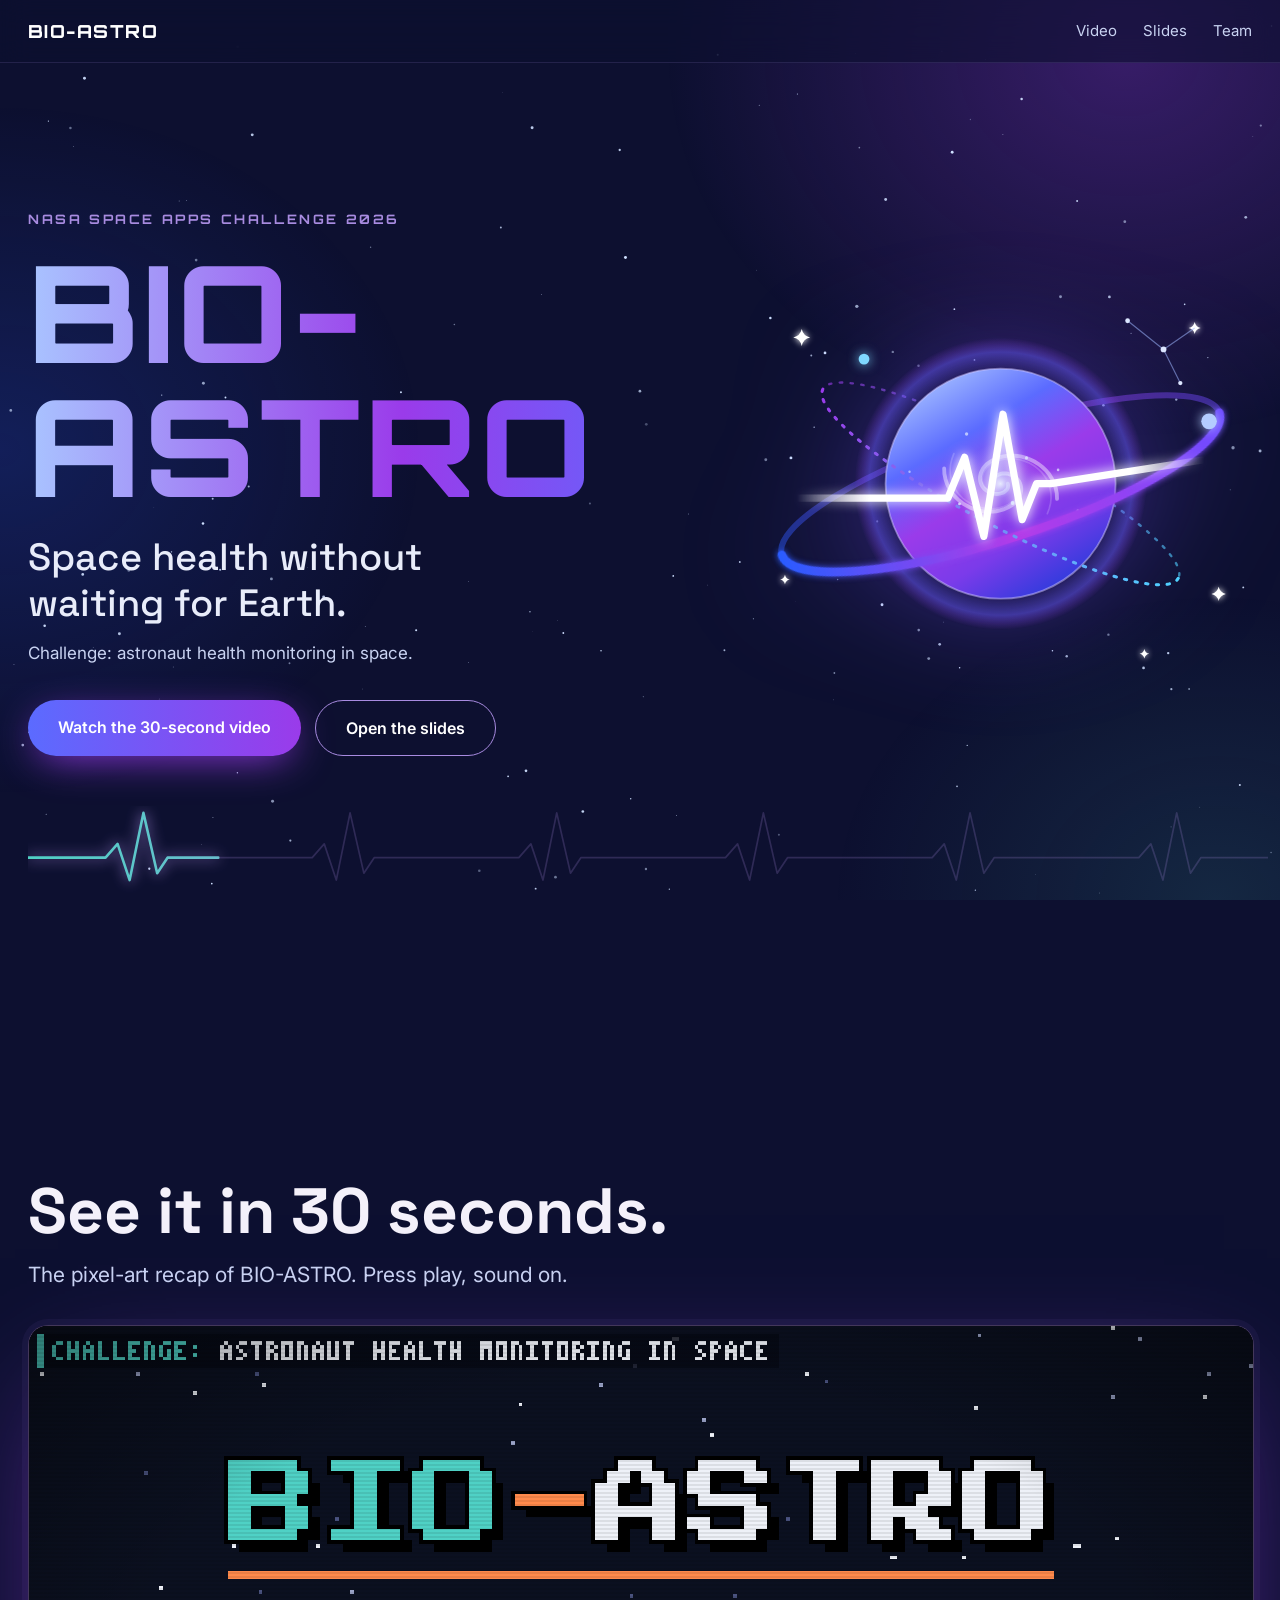
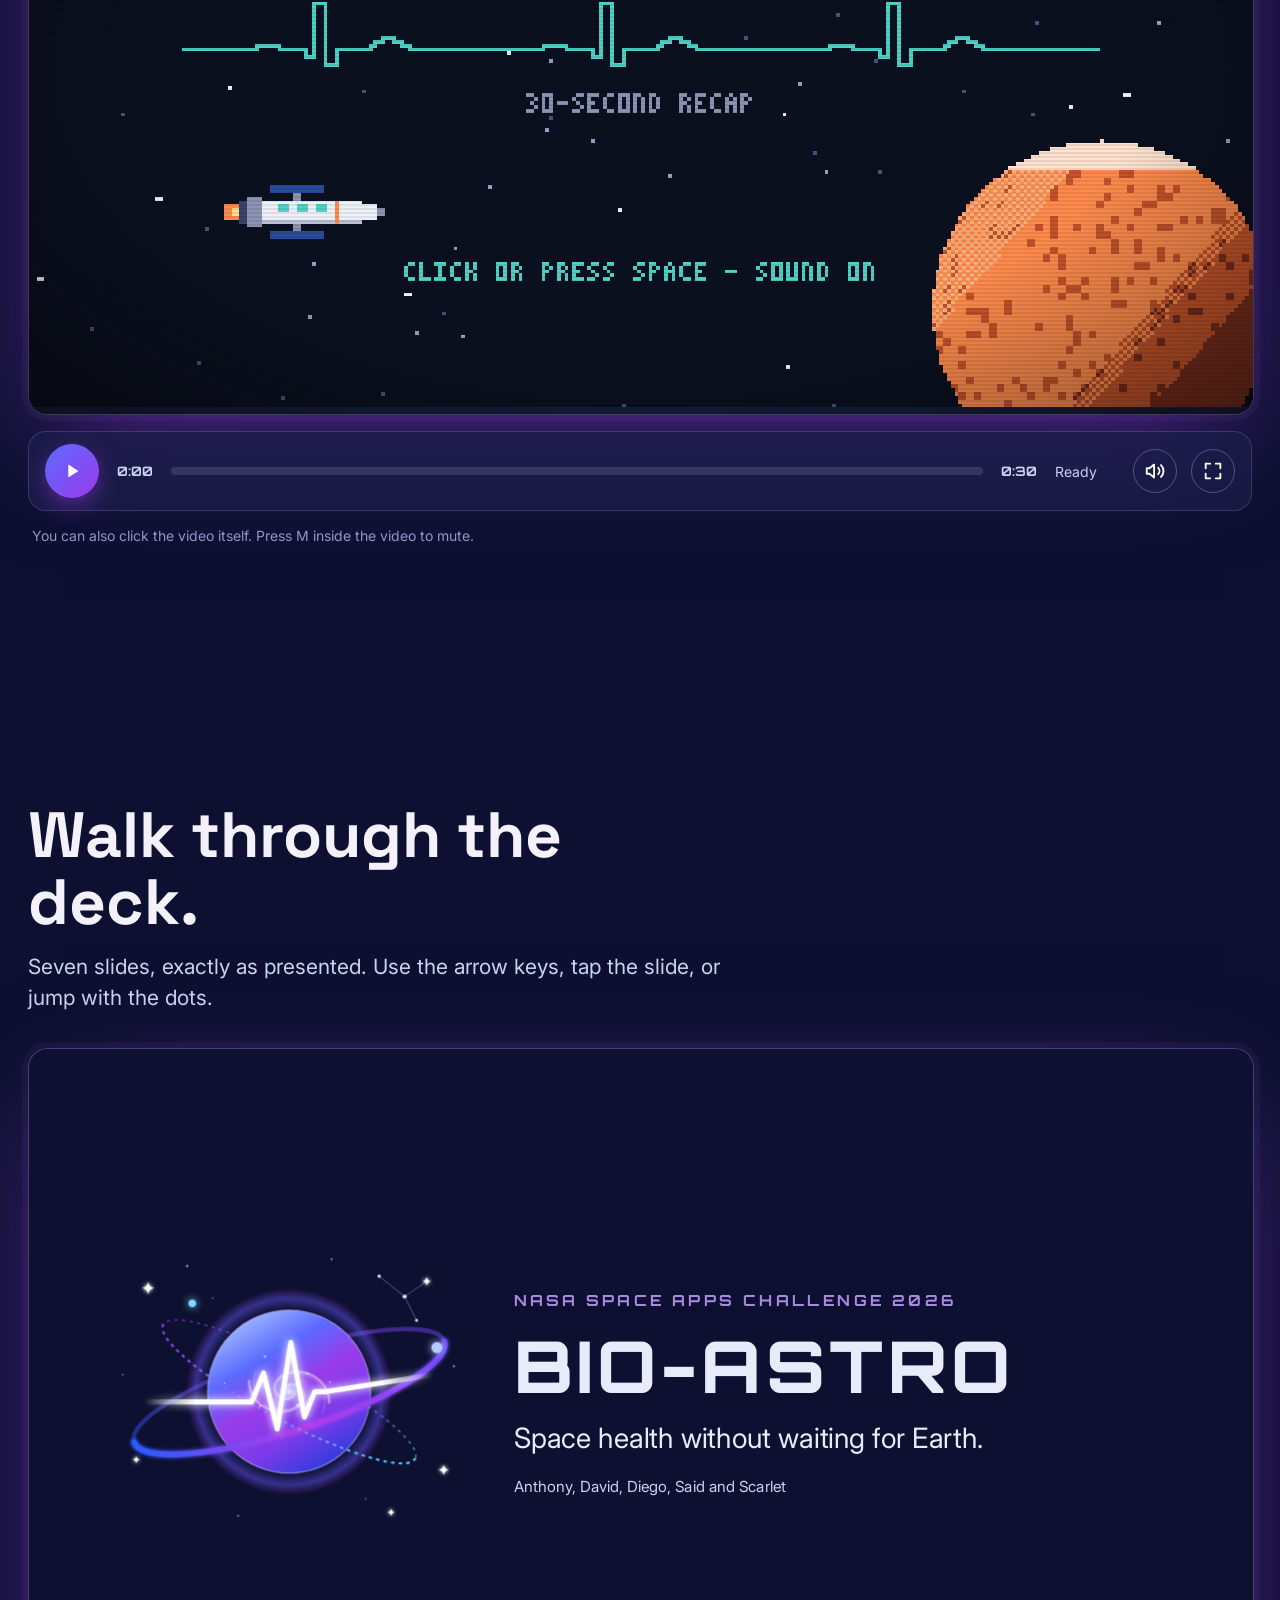
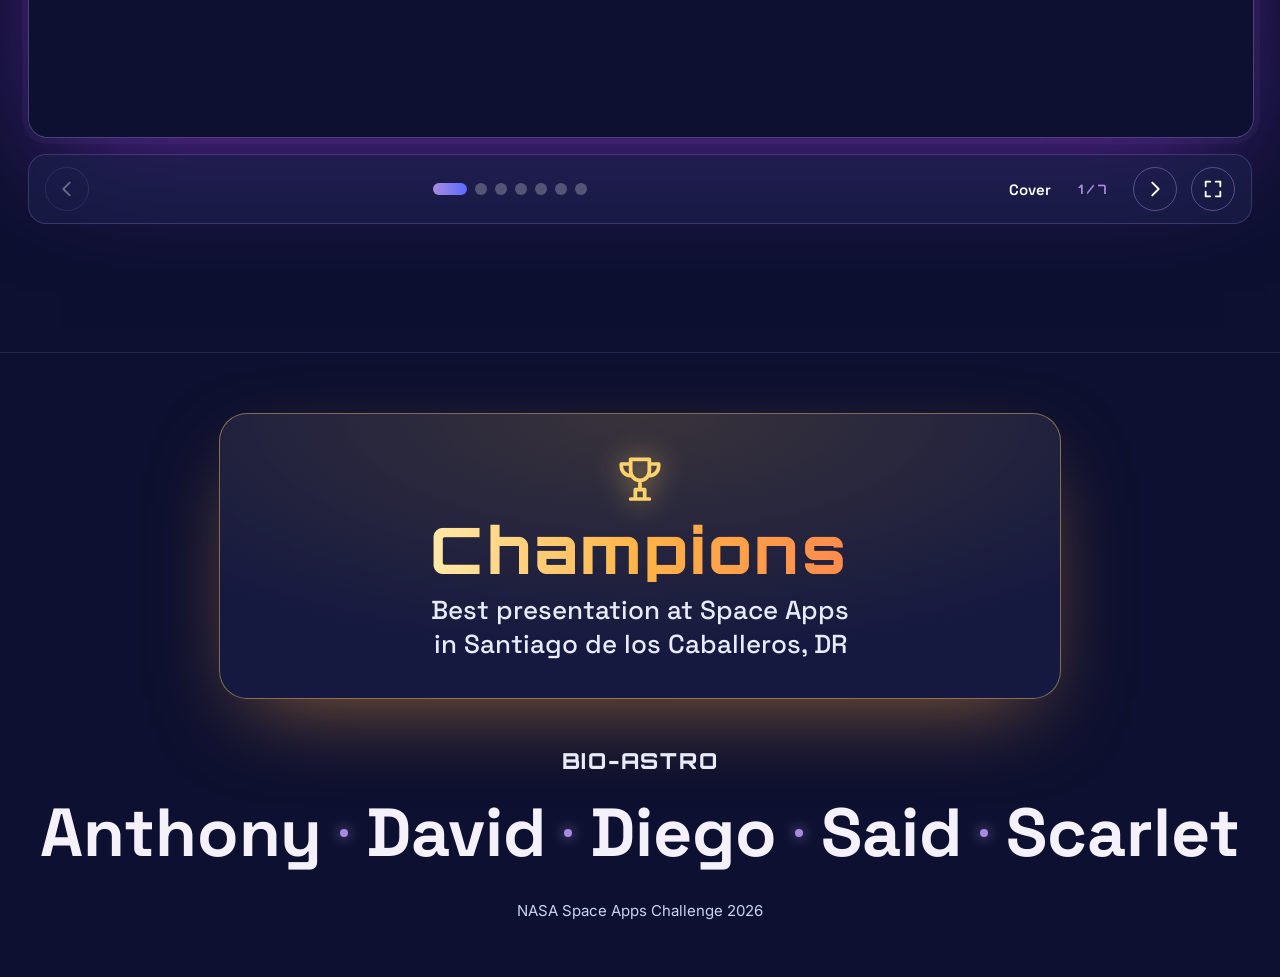
<file: bio-astro-site.html>
<!DOCTYPE html>
<html lang="en">
<head>
<meta charset="UTF-8">
<meta name="viewport" content="width=device-width, initial-scale=1">
<title>BIO-ASTRO · Space health without waiting for Earth</title>
<link rel="preconnect" href="https://fonts.googleapis.com">
<link href="https://fonts.googleapis.com/css2?family=Inter:wght@400;500;600&family=Orbitron:wght@700;800&family=Space+Grotesk:wght@500;700&display=swap" rel="stylesheet">
<style>
/* ===== slide styles (scoped to .deck-stage) ===== */
/* Generated from deck.css: identical rules, each selector prefixed with .deck-stage so the slide styles stay inside the viewer. */
.deck-stage section{background:#0D1030;color:#E8ECFA;font-family:Inter,Arial,sans-serif;padding:128px;box-sizing:border-box;display:flex;flex-direction:column;gap:40px}
.deck-stage section.light{background:#F4F1FA;color:#1B1F4B}
.deck-stage section.accent{background:linear-gradient(135deg,#5B2A86 0%,#3B3F9E 100%);justify-content:center}
.deck-stage .eyebrow{font-family:Orbitron,Verdana,sans-serif;font-weight:700;font-size:24px;letter-spacing:0.22em;text-transform:uppercase;color:#A88BE0;margin:0}
.deck-stage .light .eyebrow{color:#6A3FB0}
.deck-stage h1,.deck-stage h2{font-family:'Space Grotesk',Arial,sans-serif;font-weight:700;margin:0;line-height:1.08}
.deck-stage h2{font-size:72px;color:#F4F1FA}
.deck-stage .light h2{color:#1B1F4B}
.deck-stage h3{font-family:'Space Grotesk',Arial,sans-serif;font-weight:700;font-size:44px;margin:0;line-height:1.15;color:#F4F1FA}
.deck-stage .light h3{color:#1B1F4B}
.deck-stage .body{font-size:32px;line-height:1.4;color:#C9D3F2;margin:0}
.deck-stage .light .body{color:#4A4C6E}
.deck-stage .small{font-size:24px;line-height:1.4;color:#C9D3F2;margin:0}
.deck-stage .light .small{color:#4A4C6E}
.deck-stage .word{font-family:Orbitron,Verdana,sans-serif;font-weight:800;letter-spacing:0.06em;color:#E8ECFA;margin:0;line-height:1}
.deck-stage .lila{color:#A88BE0}
.deck-stage .huge{font-family:'Space Grotesk',Arial,sans-serif;font-weight:700;font-size:240px;line-height:0.95;color:#F4F1FA;margin:0}
.deck-stage .statement{font-family:'Space Grotesk',Arial,sans-serif;font-weight:700;font-size:120px;line-height:1.05;color:#FFF7EE;margin:0;max-width:1500px}
.deck-stage .row{display:flex;flex-direction:row;gap:24px}
.deck-stage .card{background:#1B1F4B;border:2px solid #34397A;border-radius:28px;padding:36px;display:flex;flex-direction:column;gap:16px;flex:1}
.deck-stage .light .card{background:#FFFFFF;border:2px solid #DDD5EE}
.deck-stage .num{font-family:Orbitron,Verdana,sans-serif;font-weight:800;font-size:44px;color:#A88BE0;margin:0;line-height:1}
.deck-stage .light .num{color:#6A3FB0}
.deck-stage .ctitle{font-family:'Space Grotesk',Arial,sans-serif;font-weight:700;font-size:32px;line-height:1.2;color:#F4F1FA;margin:0}
.deck-stage .light .ctitle{color:#1B1F4B}
.deck-stage .pill{font-size:24px;font-weight:600;color:#E8ECFA;background:#2A2F6B;border-radius:999px;padding:12px 24px;margin:0}
.deck-stage .vital{background:#1B1F4B;border:2px solid #5B6BFF;border-radius:28px;padding:32px 40px;display:flex;flex-direction:row;align-items:center;gap:28px}
.deck-stage .vital .vlabel{font-family:'Space Grotesk',Arial,sans-serif;font-weight:700;font-size:44px;color:#F4F1FA;margin:0}
.deck-stage .vital .vstate{font-size:32px;color:#A88BE0;margin:0}
.deck-stage .icon{color:#A88BE0;width:64px;height:64px}
.deck-stage .node{background:#1B1F4B;border:2px solid #A88BE0;border-radius:28px;padding:28px 40px;display:flex;flex-direction:column;align-items:center;gap:8px}
.deck-stage .node .ctitle{font-size:44px}
.deck-stage .link{flex:1;display:flex;flex-direction:column;align-items:center;justify-content:center;gap:12px}
.deck-stage .bar{height:6px;background:linear-gradient(90deg,#5B6BFF,#A88BE0);border-radius:3px;align-self:stretch}
.deck-stage .question{background:#1B1F4B;border-radius:28px;padding:40px 48px}
.deck-stage .question .ctitle{font-size:44px;color:#FFF7EE}
.deck-stage .rise{animation:rise 700ms cubic-bezier(.2,.7,.2,1) both;animation-delay:calc(var(--i) * 140ms)}
@keyframes rise{from{opacity:0;transform:translateY(28px)}to{opacity:1;transform:translateY(0)}}
.deck-stage .glow{animation:glow 900ms ease-out both}
@keyframes glow{from{opacity:0;filter:blur(12px)}to{opacity:1;filter:blur(0)}}
.deck-stage .step.fragment{opacity:0.22;transition:opacity 300ms}
.deck-stage .step.fragment.visible{opacity:1}

/* ===== page ===== */
:root{--bg:#0D1030;--bg2:#151837;--card:#1B1F4B;--lila:#A88BE0;--blue:#5B6BFF;--cy:#4FD1C5;--or:#FF8A4C;--tx:#E8ECFA;--mut:#C9D3F2}
html{scroll-behavior:smooth}
body{margin:0;background:var(--bg);color:var(--tx);font-family:Inter,Arial,sans-serif;line-height:1.5;overflow-x:hidden}
body:before{content:"";position:fixed;inset:0;z-index:-2;background:radial-gradient(60vw 50vw at 88% 6%,rgba(154,59,234,.3),transparent 60%),radial-gradient(55vw 45vw at 0% 50%,rgba(44,91,255,.2),transparent 60%),radial-gradient(50vw 40vw at 95% 100%,rgba(79,209,197,.12),transparent 60%)}
#bxStars{position:fixed;inset:0;z-index:-1;pointer-events:none}
:focus-visible{outline:2px solid var(--cy);outline-offset:3px}
.bx-wrap{max-width:1240px;margin:0 auto;padding:0 28px}
.bx-nav{position:fixed;top:0;left:0;right:0;z-index:50;backdrop-filter:blur(14px);background:rgba(13,16,48,.6);border-bottom:1px solid rgba(168,139,224,.15)}
.bx-nav .bx-wrap{display:flex;justify-content:space-between;align-items:center;height:62px}
.bx-logo{font:800 18px Orbitron,sans-serif;letter-spacing:.08em;color:#fff;text-decoration:none}
.bx-links{display:flex;gap:26px}
.bx-links a{color:var(--mut);text-decoration:none;font-size:15px;transition:color .2s}
.bx-links a:hover{color:#fff}
.bx-hero{position:relative;min-height:100vh;display:flex;flex-direction:column;justify-content:center;padding:110px 0 40px;overflow:hidden}
.bx-herogrid{display:grid;grid-template-columns:1.15fr .85fr;gap:40px;align-items:center}
.bx-tag{font:700 13px Orbitron,sans-serif;letter-spacing:.2em;text-transform:uppercase;color:var(--lila);margin:0 0 18px}
.bx-title{font:800 clamp(52px,10.5vw,140px)/1 Orbitron,sans-serif;letter-spacing:.03em;margin:0 0 22px;background:linear-gradient(90deg,#A9C4FF,#9A3BEA 55%,#5B6BFF);-webkit-background-clip:text;background-clip:text;color:transparent}
.bx-sub{font:500 clamp(22px,3vw,38px)/1.2 'Space Grotesk',sans-serif;margin:0 0 14px;max-width:18ch}
.bx-chal{color:var(--mut);margin:0 0 34px;font-size:17px}
.bx-cta{display:flex;gap:14px;flex-wrap:wrap}
.bx-btn{display:inline-block;padding:15px 30px;border-radius:999px;font-weight:600;text-decoration:none;color:#fff;background:linear-gradient(90deg,#5B6BFF,#9A3BEA);box-shadow:0 10px 40px -10px #9A3BEA;transition:transform .25s,box-shadow .25s}
.bx-btn:hover{transform:translateY(-3px);box-shadow:0 16px 50px -8px #9A3BEA}
.bx-ghost{background:transparent;border:1px solid var(--lila);box-shadow:none}
.bx-art svg{width:100%;height:auto;display:block;animation:bxFl 7s ease-in-out infinite;filter:drop-shadow(0 0 60px rgba(120,80,255,.45))}
@keyframes bxFl{50%{transform:translateY(-14px) rotate(1.2deg)}}
.bx-ecg{width:100%;height:auto;display:block;margin-top:50px}
.bx-ecg polyline{fill:none;stroke-linecap:round;stroke-linejoin:round}
#ecgp{stroke:url(#bxg);stroke-width:3;stroke-dasharray:.14 .86;animation:bxEcg 5s linear infinite;filter:drop-shadow(0 0 8px #A88BE0)}
@keyframes bxEcg{from{stroke-dashoffset:.14}to{stroke-dashoffset:-1}}
.bx-sec{padding:clamp(70px,10vw,130px) 0}
.bx-head{margin-bottom:34px;max-width:720px}
.bx-h2{font:700 clamp(34px,5.5vw,64px)/1.05 'Space Grotesk',sans-serif;margin:0 0 14px;color:#F4F1FA}
.bx-head p{margin:0;font-size:clamp(17px,2vw,21px);color:var(--mut)}
.bx-cine,.bx-deckwrap{position:relative}
.bx-screen{position:relative;width:100%;aspect-ratio:16/9;background:#000;border-radius:20px;overflow:hidden;border:1px solid rgba(168,139,224,.4);box-shadow:0 40px 120px -30px rgba(154,59,234,.55),0 0 0 6px rgba(168,139,224,.06)}
.bx-screen iframe{position:absolute;inset:0;width:100%;height:100%;border:0;display:block}
.deck-stage{position:relative;width:100%;aspect-ratio:16/9;overflow:hidden;border-radius:20px;background:#0D1030;border:1px solid rgba(168,139,224,.4);box-shadow:0 40px 120px -30px rgba(154,59,234,.55),0 0 0 6px rgba(168,139,224,.06);cursor:pointer}
.bx-canvas{position:absolute;left:0;top:0;width:1920px;height:1080px;transform-origin:0 0}
.deck-stage .bx-canvas>section{position:absolute;inset:0;width:1920px;height:1080px}
.deck-stage .bx-canvas>section[hidden]{display:none}
.bx-bar{display:flex;align-items:center;gap:14px;margin-top:16px;padding:12px 16px;background:rgba(27,31,75,.65);border:1px solid rgba(168,139,224,.25);border-radius:18px;backdrop-filter:blur(10px)}
.bx-ib{flex:none;width:44px;height:44px;border-radius:50%;border:1px solid rgba(168,139,224,.45);background:transparent;color:#fff;cursor:pointer;display:grid;place-items:center;transition:background .2s,transform .2s}
.bx-ib:hover:not(:disabled){background:rgba(168,139,224,.25);transform:scale(1.07)}
.bx-ib:disabled{opacity:.35;cursor:default}
.bx-pp{width:54px;height:54px;border:0;background:linear-gradient(135deg,#5B6BFF,#9A3BEA);box-shadow:0 8px 30px -8px #9A3BEA}
.bx-pulse{animation:bxPulse 1.6s infinite}
@keyframes bxPulse{0%{box-shadow:0 0 0 0 rgba(154,59,234,.7)}100%{box-shadow:0 0 0 18px rgba(154,59,234,0)}}
.bx-time{font:700 13px Orbitron,sans-serif;color:var(--mut);min-width:44px;text-align:center}
.bx-track{flex:1;height:8px;border-radius:99px;background:rgba(255,255,255,.12);overflow:hidden}
.bx-track i{display:block;height:100%;width:0;border-radius:99px;background:linear-gradient(90deg,#4FD1C5,#A88BE0,#FF8A4C);transition:width .12s linear}
.bx-state{font-size:14px;color:var(--mut);min-width:64px}
.bx-dots{flex:1;display:flex;gap:8px;justify-content:center;align-items:center}
.bx-dots button{width:12px;height:12px;padding:0;border-radius:99px;border:0;background:rgba(255,255,255,.25);cursor:pointer;transition:width .3s,background .3s}
.bx-dots button:hover{background:rgba(255,255,255,.5)}
.bx-dots button.on{width:34px;background:linear-gradient(90deg,#A88BE0,#5B6BFF)}
.bx-name{font:600 15px 'Space Grotesk',sans-serif;min-width:120px;text-align:right;color:#fff}
.bx-count{font:700 13px Orbitron,sans-serif;color:var(--lila);min-width:54px;text-align:center}
.bx-hint{margin:14px 4px 0;font-size:14px;color:#8F98C8}
.bx-cine:fullscreen,.bx-deckwrap:fullscreen{background:#05061a;display:flex;flex-direction:column;justify-content:center;align-items:center;padding:16px}
.bx-cine:fullscreen .bx-screen,.bx-deckwrap:fullscreen .deck-stage{width:min(100%,calc((100vh - 110px)*16/9));border-radius:0}
.bx-cine:fullscreen .bx-bar,.bx-deckwrap:fullscreen .bx-bar{width:min(100%,calc((100vh - 110px)*16/9));box-sizing:border-box}
.bx-champ{margin:0 auto 48px;max-width:780px;padding:36px 30px;border-radius:28px;border:1px solid rgba(255,211,107,.45);background:radial-gradient(120% 140% at 50% 0%,rgba(255,211,107,.18),rgba(27,31,75,.6) 62%);box-shadow:0 30px 90px -30px rgba(255,170,60,.55);display:flex;flex-direction:column;align-items:center;gap:12px}
.bx-champ svg{width:56px;height:56px;color:#FFD36B;filter:drop-shadow(0 0 14px rgba(255,211,107,.7))}
.bx-champ strong{font:800 clamp(34px,6vw,64px)/1 Orbitron,sans-serif;letter-spacing:.06em;background:linear-gradient(90deg,#FFE9A8,#FFB347 50%,#FF8A4C);-webkit-background-clip:text;background-clip:text;color:transparent}
.bx-champ span{font:500 clamp(18px,2.4vw,26px)/1.3 'Space Grotesk',sans-serif;color:var(--tx);max-width:26ch}
.bx-names{display:flex;flex-wrap:wrap;justify-content:center;gap:10px 44px;margin:22px 0 30px}
.bx-names span{font:700 clamp(30px,5.6vw,68px)/1.1 'Space Grotesk',sans-serif;color:#F4F1FA;position:relative;transition:transform .3s}
.bx-names span:hover{transform:translateY(-4px) scale(1.04)}
.bx-names span:not(:last-child):after{content:"";position:absolute;right:-26px;top:50%;width:8px;height:8px;margin-top:-4px;border-radius:50%;background:var(--lila);box-shadow:0 0 14px var(--lila)}
.bx-foot{padding:60px 0 50px;text-align:center;border-top:1px solid rgba(168,139,224,.15)}
.bx-foot b{font:800 22px Orbitron,sans-serif;letter-spacing:.08em;display:block;margin-bottom:10px}
.bx-foot p{margin:4px 0;color:var(--mut);font-size:15px}
@media(max-width:900px){.bx-herogrid{grid-template-columns:1fr}.bx-art{max-width:380px;margin:0 auto}.bx-links{display:none}.bx-name,.bx-state{display:none}}
@media(max-width:560px){.bx-bar{gap:8px;padding:10px}.bx-ib{width:38px;height:38px}.bx-pp{width:46px;height:46px}.bx-dots{gap:5px}.bx-dots button{width:9px;height:9px}.bx-dots button.on{width:22px}.bx-count{min-width:40px}}
@media(prefers-reduced-motion:reduce){.bx-art svg,#ecgp,.bx-pulse{animation:none!important}}
</style>
</head>
<body>
<canvas id="bxStars"></canvas>
<nav class="bx-nav"><div class="bx-wrap"><a class="bx-logo" href="#top">BIO-ASTRO</a><div class="bx-links"><a href="#video">Video</a><a href="#slides">Slides</a><a href="#team">Team</a></div></div></nav>

<header class="bx-hero" id="top">
<div class="bx-wrap bx-herogrid">
<div>
<p class="bx-tag">NASA Space Apps Challenge 2026</p>
<h1 class="bx-title">BIO-ASTRO</h1>
<p class="bx-sub">Space health without waiting for Earth.</p>
<p class="bx-chal">Challenge: astronaut health monitoring in space.</p>
<div class="bx-cta"><a class="bx-btn" href="#video">Watch the 30-second video</a><a class="bx-btn bx-ghost" href="#slides">Open the slides</a></div>
</div>
<div class="bx-art"><svg viewBox="0 0 420 340" aria-label="BIO-ASTRO symbol: a planet with orbits and a pulse of light">
<defs>
<linearGradient id="gmpzhr" x1="0.2" y1="0" x2="0.8" y2="1"><stop offset="0" stop-color="#A9C4FF"/><stop offset="0.28" stop-color="#5B6BFF"/><stop offset="0.5" stop-color="#9A3BEA"/><stop offset="0.72" stop-color="#7B3BEA"/><stop offset="1" stop-color="#1E3BD9"/></linearGradient>
<radialGradient id="gmhzhr" cx="0.5" cy="0.5" r="0.5"><stop offset="0.78" stop-color="#6A5CFF" stop-opacity="0"/><stop offset="0.9" stop-color="#6A5CFF" stop-opacity="0.45"/><stop offset="1" stop-color="#9A3BEA" stop-opacity="0"/></radialGradient>
<radialGradient id="gmczhr" cx="0.5" cy="0.5" r="0.5"><stop offset="0" stop-color="#E6EEFF" stop-opacity="0.95"/><stop offset="0.35" stop-color="#A9C4FF" stop-opacity="0.35"/><stop offset="1" stop-color="#A9C4FF" stop-opacity="0"/></radialGradient>
<linearGradient id="gmazhr" x1="0" y1="0" x2="1" y2="0"><stop offset="0" stop-color="#2C5BFF"/><stop offset="0.5" stop-color="#B43BE8"/><stop offset="1" stop-color="#6E4BFF"/></linearGradient>
<linearGradient id="gmbzhr" x1="1" y1="0" x2="0" y2="0"><stop offset="0" stop-color="#4FD1FF"/><stop offset="1" stop-color="#9A3BEA"/></linearGradient>
<linearGradient id="gmezhr" x1="0" y1="0" x2="1" y2="0"><stop offset="0" stop-color="#FFFFFF" stop-opacity="0"/><stop offset="0.18" stop-color="#FFFFFF"/><stop offset="0.82" stop-color="#FFFFFF"/><stop offset="1" stop-color="#FFFFFF" stop-opacity="0"/></linearGradient>
<filter id="gmfzhr" x="-30%" y="-30%" width="160%" height="160%"><feGaussianBlur stdDeviation="5" result="b"/><feMerge><feMergeNode in="b"/><feMergeNode in="SourceGraphic"/></feMerge></filter>
<filter id="gmszhr" x="-50%" y="-50%" width="200%" height="200%"><feGaussianBlur stdDeviation="2.5" result="b"/><feMerge><feMergeNode in="b"/><feMergeNode in="SourceGraphic"/></feMerge></filter>
<clipPath id="gmkzhr"><circle cx="210" cy="170" r="96"/></clipPath>
</defs>
<g filter="url(#gmszhr)"><path d="M44 41 Q45.26 46.74 51 48 Q45.26 49.26 44 55 Q42.74 49.26 37 48 Q42.74 46.74 44 41Z" fill="#FFFFFF"/><path d="M372 35 Q372.9 39.1 377 40 Q372.9 40.9 372 45 Q371.1 40.9 367 40 Q371.1 39.1 372 35Z" fill="#FFFFFF"/><path d="M392 256 Q393.08 260.92 398 262 Q393.08 263.08 392 268 Q390.92 263.08 386 262 Q390.92 260.92 392 256Z" fill="#FFFFFF"/><path d="M30 246 Q30.72 249.28 34 250 Q30.72 250.72 30 254 Q29.28 250.72 26 250 Q29.28 249.28 30 246Z" fill="#FFFFFF"/><path d="M330 308 Q330.72 311.28 334 312 Q330.72 312.72 330 316 Q329.28 312.72 326 312 Q329.28 311.28 330 308Z" fill="#FFFFFF"/></g><circle cx="90" cy="22" r="1.4" fill="#CFE0FF" opacity="0.7"/><circle cx="150" cy="316" r="1.2" fill="#CFE0FF" opacity="0.6"/><circle cx="260" cy="14" r="1.2" fill="#CFE0FF" opacity="0.6"/><circle cx="404" cy="140" r="1.4" fill="#CFE0FF" opacity="0.6"/><circle cx="14" cy="150" r="1.2" fill="#CFE0FF" opacity="0.5"/><circle cx="300" cy="296" r="1.0" fill="#CFE0FF" opacity="0.5"/><circle cx="120" cy="60" r="1.0" fill="#CFE0FF" opacity="0.5"/><g opacity="0.55" stroke="#9FB7FF" stroke-width="1"><line x1="316" y1="34" x2="346" y2="58"/><line x1="346" y1="58" x2="372" y2="40"/><line x1="346" y1="58" x2="360" y2="86"/></g><g fill="#DCE6FF"><circle cx="316" cy="34" r="2"/><circle cx="346" cy="58" r="2.4"/><circle cx="360" cy="86" r="1.8"/></g>
<g transform="rotate(-18 210 170)"><ellipse cx="210" cy="170" rx="192" ry="46" fill="none" stroke="url(#gmazhr)" stroke-width="5" opacity="0.45"/></g>
<g transform="rotate(28 210 170)"><ellipse cx="210" cy="170" rx="168" ry="34" fill="none" stroke="url(#gmbzhr)" stroke-width="2" stroke-dasharray="2 7" stroke-linecap="round" opacity="0.6"/></g>
<circle cx="210" cy="170" r="122" fill="url(#gmhzhr)"/>
<circle cx="210" cy="170" r="96" fill="url(#gmpzhr)"/>
<g clip-path="url(#gmkzhr)"><path d="M216.0,170.0 L216.2,170.6 L216.3,171.2 L216.3,171.8 L216.2,172.4 L216.1,173.1 L215.9,173.7 L215.5,174.4 L215.1,175.0 L214.5,175.6 L213.9,176.2 L213.1,176.8 L212.3,177.3 L211.3,177.7 L210.3,178.0 L209.2,178.3 L208.0,178.5 L206.8,178.6 L205.5,178.5 L204.2,178.3 L202.9,178.0 L201.5,177.6 L200.2,177.1 L199.0,176.3 L197.8,175.5 L196.6,174.5 L195.6,173.4 L194.7,172.2 L194.0,170.8 L193.4,169.3 L193.0,167.8 L192.8,166.1 L192.8,164.4 L193.1,162.6 L193.6,160.8 L194.4,159.0 L195.4,157.2 L196.8,155.5 L198.4,153.8 L200.3,152.3 L202.5,150.9 L204.9,149.6 L207.6,148.5 L210.5,147.7 L213.6,147.0 L216.9,146.7 L220.3,146.6 L223.9,146.9 L227.5,147.5 L231.1,148.5 L234.7,149.8 L238.2,151.5 L241.6,153.6 L244.8,156.1 L247.8,158.9 L250.5,162.1 L252.7,165.7 L254.6,169.5 L256.0,173.7 L256.9,178.1 L257.1,182.7" fill="none" stroke="#FFFFFF" stroke-opacity="0.42" stroke-width="3.2" stroke-linecap="round"/><path d="M204.0,170.0 L203.8,169.4 L203.7,168.8 L203.7,168.2 L203.8,167.6 L203.9,166.9 L204.1,166.3 L204.5,165.6 L204.9,165.0 L205.5,164.4 L206.1,163.8 L206.9,163.2 L207.7,162.7 L208.7,162.3 L209.7,162.0 L210.8,161.7 L212.0,161.5 L213.2,161.4 L214.5,161.5 L215.8,161.7 L217.1,162.0 L218.5,162.4 L219.8,162.9 L221.0,163.7 L222.2,164.5 L223.4,165.5 L224.4,166.6 L225.3,167.8 L226.0,169.2 L226.6,170.7 L227.0,172.2 L227.2,173.9 L227.2,175.6 L226.9,177.4 L226.4,179.2 L225.6,181.0 L224.6,182.8 L223.2,184.5 L221.6,186.2 L219.7,187.7 L217.5,189.1 L215.1,190.4 L212.4,191.5 L209.5,192.3 L206.4,193.0 L203.1,193.3 L199.7,193.4 L196.1,193.1 L192.5,192.5 L188.9,191.5 L185.3,190.2 L181.8,188.5 L178.4,186.4 L175.2,183.9 L172.2,181.1 L169.5,177.9 L167.3,174.3 L165.4,170.5 L164.0,166.3 L163.1,161.9 L162.9,157.3" fill="none" stroke="#FFFFFF" stroke-opacity="0.42" stroke-width="3.2" stroke-linecap="round"/><path d="M215.6,171.7 L215.6,172.3 L215.4,172.8 L215.2,173.4 L214.9,174.0 L214.4,174.6 L213.9,175.1 L213.3,175.7 L212.7,176.1 L211.9,176.6 L211.0,176.9 L210.1,177.2 L209.1,177.5 L208.0,177.6 L206.9,177.6 L205.8,177.6 L204.6,177.4 L203.4,177.1 L202.2,176.7 L201.1,176.2 L199.9,175.5 L198.9,174.8 L197.9,173.9 L197.0,172.9 L196.2,171.7 L195.5,170.5 L195.1,169.2 L194.7,167.7 L194.6,166.3 L194.7,164.7 L194.9,163.1 L195.4,161.5 L196.2,159.9 L197.2,158.3 L198.4,156.8 L199.9,155.3 L201.7,153.9 L203.6,152.7 L205.9,151.6 L208.3,150.6 L210.9,149.9 L213.7,149.4 L216.7,149.1 L219.8,149.1 L223.0,149.4 L226.2,150.0 L229.5,151.0 L232.7,152.2 L235.8,153.8 L238.8,155.7 L241.7,158.0 L244.3,160.6 L246.6,163.5 L248.6,166.7 L250.1,170.2 L251.3,174.0 L252.0,177.9 L252.1,182.1 L251.7,186.4 L250.6,190.7 L249.0,195.1" fill="none" stroke="#FFFFFF" stroke-opacity="0.18" stroke-width="1.4" stroke-linecap="round"/><path d="M204.4,168.3 L204.4,167.7 L204.6,167.2 L204.8,166.6 L205.1,166.0 L205.6,165.4 L206.1,164.9 L206.7,164.3 L207.3,163.9 L208.1,163.4 L209.0,163.1 L209.9,162.8 L210.9,162.5 L212.0,162.4 L213.1,162.4 L214.2,162.4 L215.4,162.6 L216.6,162.9 L217.8,163.3 L218.9,163.8 L220.1,164.5 L221.1,165.2 L222.1,166.1 L223.0,167.1 L223.8,168.3 L224.5,169.5 L224.9,170.8 L225.3,172.3 L225.4,173.7 L225.3,175.3 L225.1,176.9 L224.6,178.5 L223.8,180.1 L222.8,181.7 L221.6,183.2 L220.1,184.7 L218.3,186.1 L216.4,187.3 L214.1,188.4 L211.7,189.4 L209.1,190.1 L206.3,190.6 L203.3,190.9 L200.2,190.9 L197.0,190.6 L193.8,190.0 L190.5,189.0 L187.3,187.8 L184.2,186.2 L181.2,184.3 L178.3,182.0 L175.7,179.4 L173.4,176.5 L171.4,173.3 L169.9,169.8 L168.7,166.0 L168.0,162.1 L167.9,157.9 L168.3,153.6 L169.4,149.3 L171.0,144.9" fill="none" stroke="#FFFFFF" stroke-opacity="0.18" stroke-width="1.4" stroke-linecap="round"/><circle cx="220.0" cy="186.1" r="1.6" fill="#E3ECFF" opacity="0.9"/><circle cx="175.7" cy="186.9" r="1.2" fill="#E3ECFF" opacity="0.8"/><circle cx="181.6" cy="128.5" r="1.4" fill="#E3ECFF" opacity="0.7"/><circle cx="274.5" cy="192.4" r="1.1" fill="#E3ECFF" opacity="0.6"/><circle cx="231.6" cy="148.5" r="1.3" fill="#E3ECFF" opacity="0.8"/><circle cx="134.0" cy="160.0" r="1.0" fill="#E3ECFF" opacity="0.6"/><circle cx="258.0" cy="158.5" r="1.1" fill="#E3ECFF" opacity="0.7"/><circle cx="210" cy="170" r="34" fill="url(#gmczhr)"/></g>
<circle cx="210" cy="170" r="96" fill="none" stroke="#CFC6FF" stroke-opacity="0.5" stroke-width="1.5"/>
<g transform="rotate(-18 210 170)"><path d="M18 170 A192 46 0 0 0 402 170" fill="none" stroke="url(#gmazhr)" stroke-width="7" stroke-linecap="round" filter="url(#gmszhr)"/></g>
<g transform="rotate(28 210 170)"><path d="M42 170 A168 34 0 0 0 378 170" fill="none" stroke="url(#gmbzhr)" stroke-width="2.5" stroke-dasharray="2 7" stroke-linecap="round"/></g>
<polyline points="40,182 150,182 166,182 180,148 196,214 212,112 228,200 240,170 252,170 380,150" fill="none" stroke="url(#gmezhr)" stroke-width="6" stroke-linecap="round" stroke-linejoin="round" filter="url(#gmfzhr)"/>
<g filter="url(#gmfzhr)"><circle cx="384" cy="118" r="6.5" fill="#B4CCFF"/><circle cx="96" cy="66" r="4.5" fill="#7FD8FF"/></g>
</svg></div>
</div>
<div class="bx-wrap" style="width:100%"><svg class="bx-ecg" viewBox="0 0 1440 120" aria-hidden="true"><defs><linearGradient id="bxg"><stop offset="0" stop-color="#4FD1C5"/><stop offset=".5" stop-color="#A88BE0"/><stop offset="1" stop-color="#FF8A4C"/></linearGradient></defs><polyline id="ecgb" stroke="#A88BE0" stroke-opacity=".22" stroke-width="2"/><polyline id="ecgp" pathLength="1"/></svg></div>
</header>

<main>
<section class="bx-sec" id="video"><div class="bx-wrap">
<div class="bx-head"><h2 class="bx-h2">See it in 30 seconds.</h2><p>The pixel-art recap of BIO-ASTRO. Press play, sound on.</p></div>
<div class="bx-cine" id="cine">
<div class="bx-screen"><iframe id="vid" title="BIO-ASTRO 30-second recap" allow="autoplay; fullscreen"></iframe></div>
<div class="bx-bar">
<button class="bx-ib bx-pp" id="pp" aria-label="Play"></button>
<span class="bx-time" id="tm">0:00</span>
<div class="bx-track" aria-hidden="true"><i id="pg"></i></div>
<span class="bx-time">0:30</span>
<span class="bx-state" id="st">Ready</span>
<button class="bx-ib" id="mu" aria-label="Sound"></button>
<button class="bx-ib" id="fsv" aria-label="Fullscreen"></button>
</div>
<p class="bx-hint">You can also click the video itself. Press M inside the video to mute.</p>
</div>
</div></section>

<section class="bx-sec" id="slides"><div class="bx-wrap">
<div class="bx-head"><h2 class="bx-h2">Walk through the deck.</h2><p>Seven slides, exactly as presented. Use the arrow keys, tap the slide, or jump with the dots.</p></div>
<div class="bx-deckwrap" id="dw">
<div class="deck-stage" id="stage"><div class="bx-canvas" id="cvs">
<section id="cover" style="justify-content:center">
<div class="row" style="align-items:center;gap:72px">
<div class="glow"><svg viewBox="0 0 420 340" width="560" height="453" style="width:560px;height:453px" aria-label="BIO-ASTRO symbol: a planet with orbits and a pulse of light">
<defs>
<linearGradient id="gmpzcv" x1="0.2" y1="0" x2="0.8" y2="1"><stop offset="0" stop-color="#A9C4FF"/><stop offset="0.28" stop-color="#5B6BFF"/><stop offset="0.5" stop-color="#9A3BEA"/><stop offset="0.72" stop-color="#7B3BEA"/><stop offset="1" stop-color="#1E3BD9"/></linearGradient>
<radialGradient id="gmhzcv" cx="0.5" cy="0.5" r="0.5"><stop offset="0.78" stop-color="#6A5CFF" stop-opacity="0"/><stop offset="0.9" stop-color="#6A5CFF" stop-opacity="0.45"/><stop offset="1" stop-color="#9A3BEA" stop-opacity="0"/></radialGradient>
<radialGradient id="gmczcv" cx="0.5" cy="0.5" r="0.5"><stop offset="0" stop-color="#E6EEFF" stop-opacity="0.95"/><stop offset="0.35" stop-color="#A9C4FF" stop-opacity="0.35"/><stop offset="1" stop-color="#A9C4FF" stop-opacity="0"/></radialGradient>
<linearGradient id="gmazcv" x1="0" y1="0" x2="1" y2="0"><stop offset="0" stop-color="#2C5BFF"/><stop offset="0.5" stop-color="#B43BE8"/><stop offset="1" stop-color="#6E4BFF"/></linearGradient>
<linearGradient id="gmbzcv" x1="1" y1="0" x2="0" y2="0"><stop offset="0" stop-color="#4FD1FF"/><stop offset="1" stop-color="#9A3BEA"/></linearGradient>
<linearGradient id="gmezcv" x1="0" y1="0" x2="1" y2="0"><stop offset="0" stop-color="#FFFFFF" stop-opacity="0"/><stop offset="0.18" stop-color="#FFFFFF"/><stop offset="0.82" stop-color="#FFFFFF"/><stop offset="1" stop-color="#FFFFFF" stop-opacity="0"/></linearGradient>
<filter id="gmfzcv" x="-30%" y="-30%" width="160%" height="160%"><feGaussianBlur stdDeviation="5" result="b"/><feMerge><feMergeNode in="b"/><feMergeNode in="SourceGraphic"/></feMerge></filter>
<filter id="gmszcv" x="-50%" y="-50%" width="200%" height="200%"><feGaussianBlur stdDeviation="2.5" result="b"/><feMerge><feMergeNode in="b"/><feMergeNode in="SourceGraphic"/></feMerge></filter>
<clipPath id="gmkzcv"><circle cx="210" cy="170" r="96"/></clipPath>
</defs>
<g filter="url(#gmszcv)"><path d="M44 41 Q45.26 46.74 51 48 Q45.26 49.26 44 55 Q42.74 49.26 37 48 Q42.74 46.74 44 41Z" fill="#FFFFFF"/><path d="M372 35 Q372.9 39.1 377 40 Q372.9 40.9 372 45 Q371.1 40.9 367 40 Q371.1 39.1 372 35Z" fill="#FFFFFF"/><path d="M392 256 Q393.08 260.92 398 262 Q393.08 263.08 392 268 Q390.92 263.08 386 262 Q390.92 260.92 392 256Z" fill="#FFFFFF"/><path d="M30 246 Q30.72 249.28 34 250 Q30.72 250.72 30 254 Q29.28 250.72 26 250 Q29.28 249.28 30 246Z" fill="#FFFFFF"/><path d="M330 308 Q330.72 311.28 334 312 Q330.72 312.72 330 316 Q329.28 312.72 326 312 Q329.28 311.28 330 308Z" fill="#FFFFFF"/></g><circle cx="90" cy="22" r="1.4" fill="#CFE0FF" opacity="0.7"/><circle cx="150" cy="316" r="1.2" fill="#CFE0FF" opacity="0.6"/><circle cx="260" cy="14" r="1.2" fill="#CFE0FF" opacity="0.6"/><circle cx="404" cy="140" r="1.4" fill="#CFE0FF" opacity="0.6"/><circle cx="14" cy="150" r="1.2" fill="#CFE0FF" opacity="0.5"/><circle cx="300" cy="296" r="1.0" fill="#CFE0FF" opacity="0.5"/><circle cx="120" cy="60" r="1.0" fill="#CFE0FF" opacity="0.5"/><g opacity="0.55" stroke="#9FB7FF" stroke-width="1"><line x1="316" y1="34" x2="346" y2="58"/><line x1="346" y1="58" x2="372" y2="40"/><line x1="346" y1="58" x2="360" y2="86"/></g><g fill="#DCE6FF"><circle cx="316" cy="34" r="2"/><circle cx="346" cy="58" r="2.4"/><circle cx="360" cy="86" r="1.8"/></g>
<g transform="rotate(-18 210 170)"><ellipse cx="210" cy="170" rx="192" ry="46" fill="none" stroke="url(#gmazcv)" stroke-width="5" opacity="0.45"/></g>
<g transform="rotate(28 210 170)"><ellipse cx="210" cy="170" rx="168" ry="34" fill="none" stroke="url(#gmbzcv)" stroke-width="2" stroke-dasharray="2 7" stroke-linecap="round" opacity="0.6"/></g>
<circle cx="210" cy="170" r="122" fill="url(#gmhzcv)"/>
<circle cx="210" cy="170" r="96" fill="url(#gmpzcv)"/>
<g clip-path="url(#gmkzcv)"><path d="M216.0,170.0 L216.2,170.6 L216.3,171.2 L216.3,171.8 L216.2,172.4 L216.1,173.1 L215.9,173.7 L215.5,174.4 L215.1,175.0 L214.5,175.6 L213.9,176.2 L213.1,176.8 L212.3,177.3 L211.3,177.7 L210.3,178.0 L209.2,178.3 L208.0,178.5 L206.8,178.6 L205.5,178.5 L204.2,178.3 L202.9,178.0 L201.5,177.6 L200.2,177.1 L199.0,176.3 L197.8,175.5 L196.6,174.5 L195.6,173.4 L194.7,172.2 L194.0,170.8 L193.4,169.3 L193.0,167.8 L192.8,166.1 L192.8,164.4 L193.1,162.6 L193.6,160.8 L194.4,159.0 L195.4,157.2 L196.8,155.5 L198.4,153.8 L200.3,152.3 L202.5,150.9 L204.9,149.6 L207.6,148.5 L210.5,147.7 L213.6,147.0 L216.9,146.7 L220.3,146.6 L223.9,146.9 L227.5,147.5 L231.1,148.5 L234.7,149.8 L238.2,151.5 L241.6,153.6 L244.8,156.1 L247.8,158.9 L250.5,162.1 L252.7,165.7 L254.6,169.5 L256.0,173.7 L256.9,178.1 L257.1,182.7" fill="none" stroke="#FFFFFF" stroke-opacity="0.42" stroke-width="3.2" stroke-linecap="round"/><path d="M204.0,170.0 L203.8,169.4 L203.7,168.8 L203.7,168.2 L203.8,167.6 L203.9,166.9 L204.1,166.3 L204.5,165.6 L204.9,165.0 L205.5,164.4 L206.1,163.8 L206.9,163.2 L207.7,162.7 L208.7,162.3 L209.7,162.0 L210.8,161.7 L212.0,161.5 L213.2,161.4 L214.5,161.5 L215.8,161.7 L217.1,162.0 L218.5,162.4 L219.8,162.9 L221.0,163.7 L222.2,164.5 L223.4,165.5 L224.4,166.6 L225.3,167.8 L226.0,169.2 L226.6,170.7 L227.0,172.2 L227.2,173.9 L227.2,175.6 L226.9,177.4 L226.4,179.2 L225.6,181.0 L224.6,182.8 L223.2,184.5 L221.6,186.2 L219.7,187.7 L217.5,189.1 L215.1,190.4 L212.4,191.5 L209.5,192.3 L206.4,193.0 L203.1,193.3 L199.7,193.4 L196.1,193.1 L192.5,192.5 L188.9,191.5 L185.3,190.2 L181.8,188.5 L178.4,186.4 L175.2,183.9 L172.2,181.1 L169.5,177.9 L167.3,174.3 L165.4,170.5 L164.0,166.3 L163.1,161.9 L162.9,157.3" fill="none" stroke="#FFFFFF" stroke-opacity="0.42" stroke-width="3.2" stroke-linecap="round"/><path d="M215.6,171.7 L215.6,172.3 L215.4,172.8 L215.2,173.4 L214.9,174.0 L214.4,174.6 L213.9,175.1 L213.3,175.7 L212.7,176.1 L211.9,176.6 L211.0,176.9 L210.1,177.2 L209.1,177.5 L208.0,177.6 L206.9,177.6 L205.8,177.6 L204.6,177.4 L203.4,177.1 L202.2,176.7 L201.1,176.2 L199.9,175.5 L198.9,174.8 L197.9,173.9 L197.0,172.9 L196.2,171.7 L195.5,170.5 L195.1,169.2 L194.7,167.7 L194.6,166.3 L194.7,164.7 L194.9,163.1 L195.4,161.5 L196.2,159.9 L197.2,158.3 L198.4,156.8 L199.9,155.3 L201.7,153.9 L203.6,152.7 L205.9,151.6 L208.3,150.6 L210.9,149.9 L213.7,149.4 L216.7,149.1 L219.8,149.1 L223.0,149.4 L226.2,150.0 L229.5,151.0 L232.7,152.2 L235.8,153.8 L238.8,155.7 L241.7,158.0 L244.3,160.6 L246.6,163.5 L248.6,166.7 L250.1,170.2 L251.3,174.0 L252.0,177.9 L252.1,182.1 L251.7,186.4 L250.6,190.7 L249.0,195.1" fill="none" stroke="#FFFFFF" stroke-opacity="0.18" stroke-width="1.4" stroke-linecap="round"/><path d="M204.4,168.3 L204.4,167.7 L204.6,167.2 L204.8,166.6 L205.1,166.0 L205.6,165.4 L206.1,164.9 L206.7,164.3 L207.3,163.9 L208.1,163.4 L209.0,163.1 L209.9,162.8 L210.9,162.5 L212.0,162.4 L213.1,162.4 L214.2,162.4 L215.4,162.6 L216.6,162.9 L217.8,163.3 L218.9,163.8 L220.1,164.5 L221.1,165.2 L222.1,166.1 L223.0,167.1 L223.8,168.3 L224.5,169.5 L224.9,170.8 L225.3,172.3 L225.4,173.7 L225.3,175.3 L225.1,176.9 L224.6,178.5 L223.8,180.1 L222.8,181.7 L221.6,183.2 L220.1,184.7 L218.3,186.1 L216.4,187.3 L214.1,188.4 L211.7,189.4 L209.1,190.1 L206.3,190.6 L203.3,190.9 L200.2,190.9 L197.0,190.6 L193.8,190.0 L190.5,189.0 L187.3,187.8 L184.2,186.2 L181.2,184.3 L178.3,182.0 L175.7,179.4 L173.4,176.5 L171.4,173.3 L169.9,169.8 L168.7,166.0 L168.0,162.1 L167.9,157.9 L168.3,153.6 L169.4,149.3 L171.0,144.9" fill="none" stroke="#FFFFFF" stroke-opacity="0.18" stroke-width="1.4" stroke-linecap="round"/><circle cx="220.0" cy="186.1" r="1.6" fill="#E3ECFF" opacity="0.9"/><circle cx="175.7" cy="186.9" r="1.2" fill="#E3ECFF" opacity="0.8"/><circle cx="181.6" cy="128.5" r="1.4" fill="#E3ECFF" opacity="0.7"/><circle cx="274.5" cy="192.4" r="1.1" fill="#E3ECFF" opacity="0.6"/><circle cx="231.6" cy="148.5" r="1.3" fill="#E3ECFF" opacity="0.8"/><circle cx="134.0" cy="160.0" r="1.0" fill="#E3ECFF" opacity="0.6"/><circle cx="258.0" cy="158.5" r="1.1" fill="#E3ECFF" opacity="0.7"/><circle cx="210" cy="170" r="34" fill="url(#gmczcv)"/></g>
<circle cx="210" cy="170" r="96" fill="none" stroke="#CFC6FF" stroke-opacity="0.5" stroke-width="1.5"/>
<g transform="rotate(-18 210 170)"><path d="M18 170 A192 46 0 0 0 402 170" fill="none" stroke="url(#gmazcv)" stroke-width="7" stroke-linecap="round" filter="url(#gmszcv)"/></g>
<g transform="rotate(28 210 170)"><path d="M42 170 A168 34 0 0 0 378 170" fill="none" stroke="url(#gmbzcv)" stroke-width="2.5" stroke-dasharray="2 7" stroke-linecap="round"/></g>
<polyline points="40,182 150,182 166,182 180,148 196,214 212,112 228,200 240,170 252,170 380,150" fill="none" stroke="url(#gmezcv)" stroke-width="6" stroke-linecap="round" stroke-linejoin="round" filter="url(#gmfzcv)"/>
<g filter="url(#gmfzcv)"><circle cx="384" cy="118" r="6.5" fill="#B4CCFF"/><circle cx="96" cy="66" r="4.5" fill="#7FD8FF"/></g>
</svg></div>
<div style="display:flex;flex-direction:column;gap:28px">
<p class="eyebrow rise" style="--i:1">NASA Space Apps Challenge 2026</p>
<p class="word rise" style="--i:2;font-size:112px">BIO-ASTRO</p>
<p class="body rise" style="--i:3;font-size:44px;color:#E8ECFA">Space health without waiting for Earth.</p>
<p class="small rise" style="--i:4">Anthony, David, Diego, Said and Scarlet</p>
</div>
</div>
</section>
<section id="gancho" data-transition="fade">
<p class="eyebrow rise" style="--i:0">Day 128 · En route to Mars</p>
<h2 class="rise" style="--i:1;max-width:1664px">Said returns from a spacewalk.</h2>
<div class="row" style="gap:48px;align-items:flex-start">
<div class="glow" style="flex-shrink:0"><svg viewBox="0 0 760 520" width="702" height="480" style="width:702px;height:480px" aria-label="Illustration: Said, an astronaut, floats next to the ship’s hatch after the spacewalk; his wristband sends an alert">
<defs>
<linearGradient id="pl" x1="0" y1="0" x2="1" y2="1"><stop offset="0" stop-color="#A88BE0"/><stop offset="1" stop-color="#3B3F9E"/></linearGradient>
<linearGradient id="vs" x1="0" y1="0" x2="0" y2="1"><stop offset="0" stop-color="#3B3F9E"/><stop offset="1" stop-color="#0D1030"/></linearGradient>
</defs>
<rect x="0" y="0" width="760" height="520" rx="32" fill="#151837"/>
<g fill="#C9D3F2"><circle cx="60" cy="60" r="2.5" opacity="0.7"/><circle cx="140" cy="130" r="2" opacity="0.5"/><circle cx="260" cy="50" r="3" opacity="0.8"/><circle cx="350" cy="150" r="2" opacity="0.5"/><circle cx="420" cy="40" r="2.5" opacity="0.6"/><circle cx="720" cy="230" r="2" opacity="0.6"/><circle cx="690" cy="440" r="3" opacity="0.7"/><circle cx="470" cy="470" r="2" opacity="0.5"/><circle cx="90" cy="230" r="2" opacity="0.5"/></g>
<circle cx="640" cy="92" r="52" fill="url(#pl)"/>
<ellipse cx="640" cy="92" rx="86" ry="18" transform="rotate(-16 640 92)" fill="none" stroke="#A88BE0" stroke-width="4" opacity="0.7"/>
<rect x="-20" y="300" width="400" height="240" rx="48" fill="#2A2F6B"/>
<rect x="-20" y="300" width="400" height="16" rx="8" fill="#34397A"/>
<circle cx="190" cy="400" r="66" fill="#1B1F4B" stroke="#A88BE0" stroke-width="6"/>
<circle cx="190" cy="400" r="42" fill="#0D1030" stroke="#34397A" stroke-width="4"/>
<path d="M250 380 C 330 330, 400 380, 478 318" fill="none" stroke="#A88BE0" stroke-width="4" stroke-dasharray="10 10" stroke-linecap="round"/>
<g transform="rotate(-10 540 260)">
<rect x="462" y="190" width="104" height="150" rx="26" fill="#8C93C9"/>
<line x1="590" y1="232" x2="648" y2="186" stroke="#E8ECFA" stroke-width="34" stroke-linecap="round"/>
<line x1="486" y1="236" x2="446" y2="300" stroke="#E8ECFA" stroke-width="34" stroke-linecap="round"/>
<line x1="512" y1="330" x2="500" y2="420" stroke="#E8ECFA" stroke-width="38" stroke-linecap="round"/>
<line x1="568" y1="330" x2="590" y2="414" stroke="#E8ECFA" stroke-width="38" stroke-linecap="round"/>
<circle cx="500" cy="428" r="22" fill="#8C93C9"/><circle cx="592" cy="422" r="22" fill="#8C93C9"/>
<rect x="482" y="196" width="118" height="150" rx="40" fill="#E8ECFA"/>
<rect x="514" y="236" width="54" height="36" rx="9" fill="#A88BE0"/>
<rect x="522" y="246" width="14" height="6" rx="3" fill="#151837"/><rect x="542" y="246" width="18" height="6" rx="3" fill="#151837"/>
<circle cx="540" cy="150" r="60" fill="#E8ECFA"/>
<rect x="500" y="122" width="84" height="56" rx="28" fill="url(#vs)"/>
<path d="M514 140 Q 530 128 552 130" fill="none" stroke="#C9D3F2" stroke-width="5" stroke-linecap="round" opacity="0.8"/>
</g>
<circle cx="654" cy="175" r="78" fill="none" stroke="#C9B8FF" stroke-width="3" opacity="0.25"/>
<circle cx="654" cy="175" r="54" fill="none" stroke="#C9B8FF" stroke-width="4" opacity="0.5"/>
<circle cx="654" cy="175" r="30" fill="#A88BE0" opacity="0.3"/>
<rect x="636" y="162" width="36" height="26" rx="8" fill="#5B6BFF" stroke="#F4F1FA" stroke-width="3"/>
<circle cx="712" cy="112" r="24" fill="#C9B8FF"/>
<rect x="708" y="96" width="8" height="20" rx="4" fill="#151837"/><circle cx="712" cy="126" r="4.5" fill="#151837"/>
</svg></div>
<div style="display:flex;flex-direction:column;gap:24px;flex:1">
<div class="rise" style="--i:3"><div class="card" style="padding:28px 32px;gap:12px;flex:0 0 auto">
<div style="display:flex;flex-direction:row;justify-content:space-between;align-items:baseline"><p class="ctitle">Heart rate</p><p class="vstate" style="font-size:32px;color:#C9B8FF;margin:0;font-weight:600">↑</p></div>
<svg viewBox="0 0 700 150" width="560" height="120" style="width:560px;height:120px" aria-label="Chart: Said’s heart rate rises and leaves his personal range">
<rect x="0" y="80" width="700" height="48" rx="10" fill="#A88BE0" opacity="0.16"/>
<polyline points="10,104 18,98 24,113 32,75 40,115 48,104 117,96 125,89 131,105 139,66 147,107 155,96 219,87 227,79 233,99 241,51 249,101 257,87 315,80 323,70 329,93 337,37 345,95 353,80 405,72 413,62 419,87 427,24 435,90 443,72 490,65 498,54 504,82 512,12 520,85 528,65 571,59 579,46 585,77 593,0 601,81 609,59 647,53 655,39 661,73 669,-11 677,77 685,53" fill="none" stroke="#C9B8FF" stroke-width="5" stroke-linecap="round" stroke-linejoin="round" stroke-dasharray="2400" stroke-dashoffset="0"><animate attributeName="stroke-dashoffset" from="2400" to="0" dur="2s" begin="0.8s"/></polyline>
<circle cx="685" cy="53" r="11" fill="#C9B8FF"/><circle cx="685" cy="53" r="20" fill="none" stroke="#C9B8FF" stroke-width="3" opacity="0.5"/>
</svg></div></div>
<div class="rise" style="--i:4"><div class="card" style="padding:28px 32px;gap:12px;flex:0 0 auto">
<div style="display:flex;flex-direction:row;justify-content:space-between;align-items:baseline"><p class="ctitle">Blood oxygen</p><p class="vstate" style="font-size:32px;color:#C9B8FF;margin:0;font-weight:600">↓&nbsp;</p></div>
<svg viewBox="0 0 700 150" width="560" height="120" style="width:560px;height:120px" aria-label="Chart: Said’s blood oxygen drops and leaves his personal range">
<rect x="0" y="20" width="700" height="42" rx="10" fill="#A88BE0" opacity="0.16"/>
<polyline points="10,36 20,39 30,40 40,38 50,35 60,33 70,35 80,38 90,42 100,43 110,41 120,38 130,37 140,38 150,42 160,46 170,48 180,46 190,43 200,42 210,44 220,48 230,52 240,54 250,52 260,50 270,49 280,51 290,55 300,59 310,61 320,60 330,57 340,57 350,59 360,63 370,68 380,69 390,68 400,66 410,65 420,68 430,72 440,77 450,79 460,78 470,76 480,75 490,78 500,83 510,87 520,89 530,88 540,86 550,86 560,89 570,94 580,98 590,100 600,99 610,98 620,98 630,101 640,106 650,110 660,112 670,112 680,110 690,110" fill="none" stroke="#7C8CFF" stroke-width="5" stroke-linecap="round" stroke-linejoin="round" stroke-dasharray="2400" stroke-dashoffset="0"><animate attributeName="stroke-dashoffset" from="2400" to="0" dur="2s" begin="0.8s"/></polyline>
<circle cx="690" cy="110" r="11" fill="#7C8CFF"/><circle cx="690" cy="110" r="20" fill="none" stroke="#7C8CFF" stroke-width="3" opacity="0.5"/>
</svg></div></div>
</div>
</div>
</section>
<section id="retardo" style="background:#151837">
<p class="eyebrow rise" style="--i:0">The problem · Signal delay</p>
<p class="huge rise" style="--i:1">40 min</p>
<div class="row" style="align-items:center;gap:0;margin-top:16px">
<div class="node rise" style="--i:3"><p class="ctitle">Ship</p><p class="small">Sends the alert</p></div>
<div class="link rise" style="--i:4"><p class="small" style="color:#E8ECFA">Up to 20 min out</p><div class="bar"></div></div>
<div class="node rise" style="--i:5"><p class="ctitle">Earth</p><p class="small">The doctor receives it</p></div>
<div class="link rise" style="--i:6"><p class="small" style="color:#E8ECFA">Up to 20 min back</p><div class="bar"></div></div>
<div class="node rise" style="--i:7"><p class="ctitle">Ship</p><p class="small">The answer arrives</p></div>
</div>
<p class="body rise" style="--i:9;font-size:44px;color:#E8ECFA">In a medical emergency, that’s an eternity.</p>
<div class="question rise" style="--i:10"><p class="ctitle">What happens when the crew has to take care of itself?</p></div>
</section>
<section id="solucion">
<p class="eyebrow rise" style="--i:0">The solution</p>
<div class="row" style="gap:80px;align-items:center;flex:1">
<div class="glow" style="flex-shrink:0"><svg viewBox="0 0 400 560" width="400" height="560" style="width:400px;height:560px" aria-label="Illustration of the BIO-ASTRO wristband with its screen and heartbeat">
<defs><linearGradient id="scr" x1="0" y1="0" x2="0" y2="1"><stop offset="0" stop-color="#3B3F9E"/><stop offset="1" stop-color="#151837"/></linearGradient></defs>
<rect x="120" y="0" width="160" height="180" rx="44" fill="#2A2F6B"/>
<rect x="120" y="380" width="160" height="180" rx="44" fill="#2A2F6B"/>
<circle cx="200" cy="470" r="7" fill="#151837"/><circle cx="200" cy="505" r="7" fill="#151837"/><circle cx="200" cy="540" r="7" fill="#151837"/>
<rect x="60" y="120" width="280" height="320" rx="76" fill="#1B1F4B" stroke="#A88BE0" stroke-width="6"/>
<rect x="92" y="152" width="216" height="256" rx="50" fill="url(#scr)"/>
<polyline points="108,300 158,300 174,268 190,334 208,218 226,300 292,300" fill="none" stroke="#F4F1FA" stroke-width="9" stroke-linecap="round" stroke-linejoin="round"/>
<circle cx="268" cy="194" r="10" fill="#A88BE0"/>
<rect x="340" y="236" width="16" height="64" rx="8" fill="#A88BE0"/>
</svg></div>
<div style="display:flex;flex-direction:column;gap:36px;flex:1">
<h2 class="rise" style="--i:1">Meet BIO-ASTRO.</h2>
<p class="body rise" style="--i:2">A wristband the astronaut wears at all times that tracks their vital signs nonstop.</p>
<p class="body rise" style="--i:9;color:#E8ECFA">Its AI runs <b>on board</b>, not on Earth: built on open NASA data (OSDR, Human Research Program), it compares every reading with the astronaut’s own baseline and spots risk before it becomes an emergency.</p>
<div style="display:grid;grid-template-columns:1fr 1fr 1fr;gap:20px"><div class="card rise" style="--i:3;padding:28px 32px"><p class="ctitle">Heart rate</p></div><div class="card rise" style="--i:4;padding:28px 32px"><p class="ctitle">Blood oxygen</p></div><div class="card rise" style="--i:5;padding:28px 32px"><p class="ctitle">Temperature</p></div><div class="card rise" style="--i:6;padding:28px 32px"><p class="ctitle">Blood pressure</p></div><div class="card rise" style="--i:7;padding:28px 32px"><p class="ctitle">Breathing</p></div><div class="card rise" style="--i:8;padding:28px 32px"><p class="ctitle">Activity</p></div></div>
</div>
</div>
</section>
<section id="pasos" style="background:#151837">
<p class="eyebrow rise" style="--i:0">Back to Said</p>
<h2 class="rise" style="--i:1">From signal to action, in five steps.</h2>
<div class="row" style="gap:20px;flex:1"><div class="card step fragment" style="padding:32px 28px"><p class="num">1</p><p class="ctitle">Detects</p><p class="small">His heart rate and oxygen leave his personal range.</p></div><div class="card step fragment" style="padding:32px 28px"><p class="num">2</p><p class="ctitle">Classifies</p><p class="small">The AI checks his history and NASA data: possible hypoxia.</p></div><div class="card step fragment" style="padding:32px 28px"><p class="num">3</p><p class="ctitle">Alerts</p><p class="small">The wristband vibrates and warns the crew, showing where he is on the ship.</p></div><div class="card step fragment" style="padding:32px 28px"><p class="num">4</p><p class="ctitle">Guides</p><p class="small">A step-by-step protocol: what to check, what to do, what to measure again.</p></div><div class="card step fragment" style="padding:32px 28px"><p class="num">5</p><p class="ctitle">Records</p><p class="small">A medical log that travels to Earth as soon as there’s a link.</p></div></div>
<p class="step fragment" style="font-family:'Space Grotesk',Arial,sans-serif;font-weight:700;font-size:44px;color:#C9B8FF;margin:0">Forty minutes become seconds.</p>
</section>
<section id="prototipo" class="light">
<p class="eyebrow rise" style="--i:0">Why us</p>
<h2 class="rise" style="--i:1;max-width:1500px">Not just another pulse watch.</h2>
<p class="body rise" style="--i:2;max-width:1400px">It’s a system that, with no link to Earth, turns a signal into coordinated action by the whole crew. And we already have a working prototype of the platform:</p>
<div class="row"><div class="card rise" style="--i:3"><p class="num" style="font-size:36px"></p><p class="ctitle">body systems monitored</p></div><div class="card rise" style="--i:4"><p class="num" style="font-size:36px">1:1</p><p class="ctitle">alerts per crew member</p></div><div class="card rise" style="--i:5"><p class="num" style="font-size:36px">Step by step</p><p class="ctitle">guided protocols</p></div><div class="card rise" style="--i:6"><p class="num" style="font-size:36px">Offline</p><p class="ctitle">medical log kept until there’s a link</p></div></div>
<p class="small rise" style="--i:8">Uses real NASA data and simulated data, always labeled as such.</p>
</section>
<section id="cierre" style="justify-content:center">
<div class="row" style="align-items:center;gap:72px">
<div class="glow"><svg viewBox="0 0 420 340" width="460" height="372" style="width:460px;height:372px" aria-label="BIO-ASTRO symbol: a planet with orbits and a pulse of light">
<defs>
<linearGradient id="gmpzcz" x1="0.2" y1="0" x2="0.8" y2="1"><stop offset="0" stop-color="#A9C4FF"/><stop offset="0.28" stop-color="#5B6BFF"/><stop offset="0.5" stop-color="#9A3BEA"/><stop offset="0.72" stop-color="#7B3BEA"/><stop offset="1" stop-color="#1E3BD9"/></linearGradient>
<radialGradient id="gmhzcz" cx="0.5" cy="0.5" r="0.5"><stop offset="0.78" stop-color="#6A5CFF" stop-opacity="0"/><stop offset="0.9" stop-color="#6A5CFF" stop-opacity="0.45"/><stop offset="1" stop-color="#9A3BEA" stop-opacity="0"/></radialGradient>
<radialGradient id="gmczcz" cx="0.5" cy="0.5" r="0.5"><stop offset="0" stop-color="#E6EEFF" stop-opacity="0.95"/><stop offset="0.35" stop-color="#A9C4FF" stop-opacity="0.35"/><stop offset="1" stop-color="#A9C4FF" stop-opacity="0"/></radialGradient>
<linearGradient id="gmazcz" x1="0" y1="0" x2="1" y2="0"><stop offset="0" stop-color="#2C5BFF"/><stop offset="0.5" stop-color="#B43BE8"/><stop offset="1" stop-color="#6E4BFF"/></linearGradient>
<linearGradient id="gmbzcz" x1="1" y1="0" x2="0" y2="0"><stop offset="0" stop-color="#4FD1FF"/><stop offset="1" stop-color="#9A3BEA"/></linearGradient>
<linearGradient id="gmezcz" x1="0" y1="0" x2="1" y2="0"><stop offset="0" stop-color="#FFFFFF" stop-opacity="0"/><stop offset="0.18" stop-color="#FFFFFF"/><stop offset="0.82" stop-color="#FFFFFF"/><stop offset="1" stop-color="#FFFFFF" stop-opacity="0"/></linearGradient>
<filter id="gmfzcz" x="-30%" y="-30%" width="160%" height="160%"><feGaussianBlur stdDeviation="5" result="b"/><feMerge><feMergeNode in="b"/><feMergeNode in="SourceGraphic"/></feMerge></filter>
<filter id="gmszcz" x="-50%" y="-50%" width="200%" height="200%"><feGaussianBlur stdDeviation="2.5" result="b"/><feMerge><feMergeNode in="b"/><feMergeNode in="SourceGraphic"/></feMerge></filter>
<clipPath id="gmkzcz"><circle cx="210" cy="170" r="96"/></clipPath>
</defs>
<g filter="url(#gmszcz)"><path d="M44 41 Q45.26 46.74 51 48 Q45.26 49.26 44 55 Q42.74 49.26 37 48 Q42.74 46.74 44 41Z" fill="#FFFFFF"/><path d="M372 35 Q372.9 39.1 377 40 Q372.9 40.9 372 45 Q371.1 40.9 367 40 Q371.1 39.1 372 35Z" fill="#FFFFFF"/><path d="M392 256 Q393.08 260.92 398 262 Q393.08 263.08 392 268 Q390.92 263.08 386 262 Q390.92 260.92 392 256Z" fill="#FFFFFF"/><path d="M30 246 Q30.72 249.28 34 250 Q30.72 250.72 30 254 Q29.28 250.72 26 250 Q29.28 249.28 30 246Z" fill="#FFFFFF"/><path d="M330 308 Q330.72 311.28 334 312 Q330.72 312.72 330 316 Q329.28 312.72 326 312 Q329.28 311.28 330 308Z" fill="#FFFFFF"/></g><circle cx="90" cy="22" r="1.4" fill="#CFE0FF" opacity="0.7"/><circle cx="150" cy="316" r="1.2" fill="#CFE0FF" opacity="0.6"/><circle cx="260" cy="14" r="1.2" fill="#CFE0FF" opacity="0.6"/><circle cx="404" cy="140" r="1.4" fill="#CFE0FF" opacity="0.6"/><circle cx="14" cy="150" r="1.2" fill="#CFE0FF" opacity="0.5"/><circle cx="300" cy="296" r="1.0" fill="#CFE0FF" opacity="0.5"/><circle cx="120" cy="60" r="1.0" fill="#CFE0FF" opacity="0.5"/><g opacity="0.55" stroke="#9FB7FF" stroke-width="1"><line x1="316" y1="34" x2="346" y2="58"/><line x1="346" y1="58" x2="372" y2="40"/><line x1="346" y1="58" x2="360" y2="86"/></g><g fill="#DCE6FF"><circle cx="316" cy="34" r="2"/><circle cx="346" cy="58" r="2.4"/><circle cx="360" cy="86" r="1.8"/></g>
<g transform="rotate(-18 210 170)"><ellipse cx="210" cy="170" rx="192" ry="46" fill="none" stroke="url(#gmazcz)" stroke-width="5" opacity="0.45"/></g>
<g transform="rotate(28 210 170)"><ellipse cx="210" cy="170" rx="168" ry="34" fill="none" stroke="url(#gmbzcz)" stroke-width="2" stroke-dasharray="2 7" stroke-linecap="round" opacity="0.6"/></g>
<circle cx="210" cy="170" r="122" fill="url(#gmhzcz)"/>
<circle cx="210" cy="170" r="96" fill="url(#gmpzcz)"/>
<g clip-path="url(#gmkzcz)"><path d="M216.0,170.0 L216.2,170.6 L216.3,171.2 L216.3,171.8 L216.2,172.4 L216.1,173.1 L215.9,173.7 L215.5,174.4 L215.1,175.0 L214.5,175.6 L213.9,176.2 L213.1,176.8 L212.3,177.3 L211.3,177.7 L210.3,178.0 L209.2,178.3 L208.0,178.5 L206.8,178.6 L205.5,178.5 L204.2,178.3 L202.9,178.0 L201.5,177.6 L200.2,177.1 L199.0,176.3 L197.8,175.5 L196.6,174.5 L195.6,173.4 L194.7,172.2 L194.0,170.8 L193.4,169.3 L193.0,167.8 L192.8,166.1 L192.8,164.4 L193.1,162.6 L193.6,160.8 L194.4,159.0 L195.4,157.2 L196.8,155.5 L198.4,153.8 L200.3,152.3 L202.5,150.9 L204.9,149.6 L207.6,148.5 L210.5,147.7 L213.6,147.0 L216.9,146.7 L220.3,146.6 L223.9,146.9 L227.5,147.5 L231.1,148.5 L234.7,149.8 L238.2,151.5 L241.6,153.6 L244.8,156.1 L247.8,158.9 L250.5,162.1 L252.7,165.7 L254.6,169.5 L256.0,173.7 L256.9,178.1 L257.1,182.7" fill="none" stroke="#FFFFFF" stroke-opacity="0.42" stroke-width="3.2" stroke-linecap="round"/><path d="M204.0,170.0 L203.8,169.4 L203.7,168.8 L203.7,168.2 L203.8,167.6 L203.9,166.9 L204.1,166.3 L204.5,165.6 L204.9,165.0 L205.5,164.4 L206.1,163.8 L206.9,163.2 L207.7,162.7 L208.7,162.3 L209.7,162.0 L210.8,161.7 L212.0,161.5 L213.2,161.4 L214.5,161.5 L215.8,161.7 L217.1,162.0 L218.5,162.4 L219.8,162.9 L221.0,163.7 L222.2,164.5 L223.4,165.5 L224.4,166.6 L225.3,167.8 L226.0,169.2 L226.6,170.7 L227.0,172.2 L227.2,173.9 L227.2,175.6 L226.9,177.4 L226.4,179.2 L225.6,181.0 L224.6,182.8 L223.2,184.5 L221.6,186.2 L219.7,187.7 L217.5,189.1 L215.1,190.4 L212.4,191.5 L209.5,192.3 L206.4,193.0 L203.1,193.3 L199.7,193.4 L196.1,193.1 L192.5,192.5 L188.9,191.5 L185.3,190.2 L181.8,188.5 L178.4,186.4 L175.2,183.9 L172.2,181.1 L169.5,177.9 L167.3,174.3 L165.4,170.5 L164.0,166.3 L163.1,161.9 L162.9,157.3" fill="none" stroke="#FFFFFF" stroke-opacity="0.42" stroke-width="3.2" stroke-linecap="round"/><path d="M215.6,171.7 L215.6,172.3 L215.4,172.8 L215.2,173.4 L214.9,174.0 L214.4,174.6 L213.9,175.1 L213.3,175.7 L212.7,176.1 L211.9,176.6 L211.0,176.9 L210.1,177.2 L209.1,177.5 L208.0,177.6 L206.9,177.6 L205.8,177.6 L204.6,177.4 L203.4,177.1 L202.2,176.7 L201.1,176.2 L199.9,175.5 L198.9,174.8 L197.9,173.9 L197.0,172.9 L196.2,171.7 L195.5,170.5 L195.1,169.2 L194.7,167.7 L194.6,166.3 L194.7,164.7 L194.9,163.1 L195.4,161.5 L196.2,159.9 L197.2,158.3 L198.4,156.8 L199.9,155.3 L201.7,153.9 L203.6,152.7 L205.9,151.6 L208.3,150.6 L210.9,149.9 L213.7,149.4 L216.7,149.1 L219.8,149.1 L223.0,149.4 L226.2,150.0 L229.5,151.0 L232.7,152.2 L235.8,153.8 L238.8,155.7 L241.7,158.0 L244.3,160.6 L246.6,163.5 L248.6,166.7 L250.1,170.2 L251.3,174.0 L252.0,177.9 L252.1,182.1 L251.7,186.4 L250.6,190.7 L249.0,195.1" fill="none" stroke="#FFFFFF" stroke-opacity="0.18" stroke-width="1.4" stroke-linecap="round"/><path d="M204.4,168.3 L204.4,167.7 L204.6,167.2 L204.8,166.6 L205.1,166.0 L205.6,165.4 L206.1,164.9 L206.7,164.3 L207.3,163.9 L208.1,163.4 L209.0,163.1 L209.9,162.8 L210.9,162.5 L212.0,162.4 L213.1,162.4 L214.2,162.4 L215.4,162.6 L216.6,162.9 L217.8,163.3 L218.9,163.8 L220.1,164.5 L221.1,165.2 L222.1,166.1 L223.0,167.1 L223.8,168.3 L224.5,169.5 L224.9,170.8 L225.3,172.3 L225.4,173.7 L225.3,175.3 L225.1,176.9 L224.6,178.5 L223.8,180.1 L222.8,181.7 L221.6,183.2 L220.1,184.7 L218.3,186.1 L216.4,187.3 L214.1,188.4 L211.7,189.4 L209.1,190.1 L206.3,190.6 L203.3,190.9 L200.2,190.9 L197.0,190.6 L193.8,190.0 L190.5,189.0 L187.3,187.8 L184.2,186.2 L181.2,184.3 L178.3,182.0 L175.7,179.4 L173.4,176.5 L171.4,173.3 L169.9,169.8 L168.7,166.0 L168.0,162.1 L167.9,157.9 L168.3,153.6 L169.4,149.3 L171.0,144.9" fill="none" stroke="#FFFFFF" stroke-opacity="0.18" stroke-width="1.4" stroke-linecap="round"/><circle cx="220.0" cy="186.1" r="1.6" fill="#E3ECFF" opacity="0.9"/><circle cx="175.7" cy="186.9" r="1.2" fill="#E3ECFF" opacity="0.8"/><circle cx="181.6" cy="128.5" r="1.4" fill="#E3ECFF" opacity="0.7"/><circle cx="274.5" cy="192.4" r="1.1" fill="#E3ECFF" opacity="0.6"/><circle cx="231.6" cy="148.5" r="1.3" fill="#E3ECFF" opacity="0.8"/><circle cx="134.0" cy="160.0" r="1.0" fill="#E3ECFF" opacity="0.6"/><circle cx="258.0" cy="158.5" r="1.1" fill="#E3ECFF" opacity="0.7"/><circle cx="210" cy="170" r="34" fill="url(#gmczcz)"/></g>
<circle cx="210" cy="170" r="96" fill="none" stroke="#CFC6FF" stroke-opacity="0.5" stroke-width="1.5"/>
<g transform="rotate(-18 210 170)"><path d="M18 170 A192 46 0 0 0 402 170" fill="none" stroke="url(#gmazcz)" stroke-width="7" stroke-linecap="round" filter="url(#gmszcz)"/></g>
<g transform="rotate(28 210 170)"><path d="M42 170 A168 34 0 0 0 378 170" fill="none" stroke="url(#gmbzcz)" stroke-width="2.5" stroke-dasharray="2 7" stroke-linecap="round"/></g>
<polyline points="40,182 150,182 166,182 180,148 196,214 212,112 228,200 240,170 252,170 380,150" fill="none" stroke="url(#gmezcz)" stroke-width="6" stroke-linecap="round" stroke-linejoin="round" filter="url(#gmfzcz)"/>
<g filter="url(#gmfzcz)"><circle cx="384" cy="118" r="6.5" fill="#B4CCFF"/><circle cx="96" cy="66" r="4.5" fill="#7FD8FF"/></g>
</svg></div>
<div style="display:flex;flex-direction:column;gap:28px;flex:1">
<p class="body rise" style="--i:1;font-size:44px;color:#E8ECFA">The next great mission can’t be looked after from Earth.</p>
<p class="word rise" style="--i:2;font-size:96px">BIO-ASTRO</p>
<p class="eyebrow rise" style="--i:3">Monitor · Anticipate · Guide</p>
<p class="body rise" style="--i:4">Space health without waiting for Earth. Thank you.</p>
</div>
</div>
</section>
</div></div>
<div class="bx-bar">
<button class="bx-ib" id="pv" aria-label="Previous"></button>
<div class="bx-dots" id="dots"></div>
<span class="bx-name" id="sn"></span>
<span class="bx-count" id="sc"></span>
<button class="bx-ib" id="nx" aria-label="Next"></button>
<button class="bx-ib" id="fsd" aria-label="Fullscreen"></button>
</div>
</div>
</div></section>
</main>

<footer class="bx-foot" id="team"><div class="bx-wrap">
<div class="bx-champ"><svg viewBox="0 0 24 24" fill="none" stroke="currentColor" stroke-width="1.6" stroke-linecap="round" stroke-linejoin="round" aria-hidden="true"><path d="M8 4h8v5a4 4 0 0 1-8 0zM8 6H4v1a4 4 0 0 0 4 4M16 6h4v1a4 4 0 0 1-4 4M12 13v4M10 17h4v4h-4zM8 21h8"/></svg><strong>Champions</strong><span>Best presentation at Space Apps in Santiago de los Caballeros, DR</span></div>
<b>BIO-ASTRO</b><div class="bx-names"><span>Anthony</span><span>David</span><span>Diego</span><span>Said</span><span>Scarlet</span></div><p>NASA Space Apps Challenge 2026</p></div></footer>

<script>
const ic=(d,f)=>'<svg viewBox="0 0 24 24" width="22" height="22" '+(f?'fill="currentColor"':'fill="none" stroke="currentColor" stroke-width="2" stroke-linecap="round" stroke-linejoin="round"')+'><path d="'+d+'"/></svg>';
const I={play:ic('M8 5v14l11-7z',1),pause:ic('M7 5h4v14H7zM13 5h4v14h-4z',1),replay:ic('M3 12a9 9 0 1 0 3-6.7M3 4v5h5'),snd:ic('M11 5 6 9H3v6h3l5 4zM15.5 8.5a5 5 0 0 1 0 7M18.5 5.5a9 9 0 0 1 0 13'),mut:ic('M11 5 6 9H3v6h3l5 4zM16 9l5 6M21 9l-5 6'),full:ic('M4 9V4h5M20 9V4h-5M4 15v5h5M20 15v5h-5'),prev:ic('M15 5l-7 7 7 7'),next:ic('M9 5l7 7-7 7')};
const $=id=>document.getElementById(id);
const rm=matchMedia('(prefers-reduced-motion:reduce)').matches;
const fsw=el=>document.fullscreenElement?document.exitFullscreen():(el.requestFullscreen&&el.requestFullscreen());

/* starfield */
const cv=$('bxStars'),cx=cv.getContext('2d');let W,H,S=[];
function rs(){W=cv.width=innerWidth;H=cv.height=innerHeight;S=Array.from({length:Math.min(200,W*H/7000|0)},()=>({x:Math.random()*W,y:Math.random()*H,r:Math.random()*1.3+.2,p:Math.random()*6.28,s:Math.random()*.02+.005}))}
function dr(t){cx.clearRect(0,0,W,H);cx.fillStyle='#CFE0FF';for(const s of S){cx.globalAlpha=.3+.7*Math.abs(Math.sin(s.p+t*s.s*.1));const y=((s.y-scrollY*s.r*.12)%H+H)%H;cx.beginPath();cx.arc(s.x,y,s.r,0,6.283);cx.fill()}if(!rm)requestAnimationFrame(dr)}
addEventListener('resize',rs);rs();requestAnimationFrame(dr);

/* hero heartbeat line */
(function(){const p=[];for(let x=0;x<1500;x+=240)p.push(x+',60',(x+90)+',60',(x+104)+',44',(x+118)+',86',(x+134)+',8',(x+150)+',78',(x+162)+',60');['ecgb','ecgp'].forEach(i=>$(i).setAttribute('points',p.join(' ')))})();

/* ===== video player ===== */
const B64="[base64]/[base64]/YTp2PmI/[base64]/[base64]/[base64]/[base64]/[base64]/[base64]/[base64]/[base64]/[base64]/Qy5ncmVlbjpDLm9yYW5nZSk7TSgnS1BBJywzMDIsNTcsQy5ncmV5KTsKICBNKGtwYT49MTAxPydFUVVBTElaRUQnOidDWUNMSU5HJywyNzYsNjgsa3BhPj0xMDE/[base64]/[base64]/Qy5yZWQ6Qy5jeWFuKTsKICBSKDc0LDgzLDE3MiwxLCcjMTYyNjRBJyk7UigxNjgsODYsMSwyNiwnIzE2MjY0QScpOwogIGNvbnN0IGhiPU1hdGguc2luKGd0Kihob3Q/[base64]/Qy5yZWQ6Qy5ncmVlbik7VCgnU3BPMicsMjE2LDg3LEMud2hpdGUpO00oYmFkPydEUk9QUElORyc6J05PUk1BTCcsMTcyLDEwNSxiYWQ/[base64]/Qy5yZWQ6JyM1QTE1MjAnLEMud2hpdGUpO3RhZygnU1BPMiA4OSAlJywyMjQsODQsZmw/[base64]/[base64]/[base64]/[base64]/[base64]/[base64]/[base64]/Qy5ncmVlbjpjdXI/[base64]/[base64]/Jzc4JzonMTQ4Jyw0MCw5OCx2YywyKTtUKCdicG0nLGRvbmU/NzY6OTIsMTA2LHZjKTtNKGRvbmU/J0lOIFJBTkdFJzonT1VUIE9GIFJBTkdFJywyMCwxMjIsdmMpOwogIHBhbmVsKDE4OCw5MCwxMTgsNDIsdmMpO1QoZG9uZT8nOTcnOic4OScsMTk0LDk4LHZjLDIpO1QoJyUnLDIyOCwxMDYsdmMpO1QoJ1NwTzInLDI0Miw5OCxDLndoaXRlKTtNKGRvbmU/[base64]/[base64]/[base64]/[base64]/[base64]/[base64]/MDpzdGF0ZT09PSdlbmQnP0RVUjpwYXVzZWQ/[base64]";
const vid=$('vid');
vid.srcdoc=new TextDecoder().decode(Uint8Array.from(atob(B64),c=>c.charCodeAt(0)));
let vs={state:'title',t:0,dur:30,muted:false};
const send=o=>{try{vid.contentWindow.postMessage(Object.assign({src:'bio-astro-site'},o),'*')}catch(e){}};
const fmt=s=>'0:'+String(Math.min(30,Math.floor(s))).padStart(2,'0');
function paint(){const s=vs.state;$('pp').innerHTML=s==='play'?I.pause:s==='end'?I.replay:I.play;$('pp').setAttribute('aria-label',s==='play'?'Pause':s==='end'?'Replay':'Play');$('pp').classList.toggle('bx-pulse',s==='title');$('pg').style.width=Math.min(100,vs.t/vs.dur*100)+'%';$('tm').textContent=fmt(vs.t);$('st').textContent={title:'Ready',play:'Playing',pause:'Paused',end:'Finished'}[s]||'';$('mu').innerHTML=vs.muted?I.mut:I.snd;$('mu').setAttribute('aria-pressed',String(!!vs.muted))}
addEventListener('message',e=>{const m=e.data;if(!m||m.src!=='bio-astro-video'||e.source!==vid.contentWindow)return;vs=m;paint()});
$('pp').onclick=()=>send({cmd:'toggle'});
$('mu').onclick=()=>send({cmd:'mute',on:!vs.muted});
$('fsv').innerHTML=I.full;$('fsv').onclick=()=>fsw($('cine'));
paint();

/* ===== slide viewer ===== */
const secs=[...document.querySelectorAll('#cvs>section')],names=['Cover','The hook','The delay','The solution','Five steps','Why us','Close'];
let cur=0,frag=0;
const frs=s=>[...s.querySelectorAll('.fragment')];
names.forEach((n,i)=>{const b=document.createElement('button');b.setAttribute('aria-label','Slide '+(i+1)+': '+n);b.title=n;b.onclick=()=>show(i,true);$('dots').appendChild(b)});
$('pv').innerHTML=I.prev;$('nx').innerHTML=I.next;$('fsd').innerHTML=I.full;
function ui(){[...$('dots').children].forEach((b,i)=>b.classList.toggle('on',i===cur));$('sn').textContent=names[cur];$('sc').textContent=(cur+1)+' / '+secs.length;$('pv').disabled=cur===0&&frag===0;$('nx').disabled=cur===secs.length-1&&frag>=frs(secs[cur]).length}
function show(i,all){i=Math.max(0,Math.min(secs.length-1,i));secs.forEach(s=>s.hidden=true);void $('cvs').offsetWidth;const s=secs[i];s.hidden=false;const f=frs(s);f.forEach(x=>x.classList.toggle('visible',!!all));frag=all?f.length:0;s.querySelectorAll('svg').forEach(v=>{try{v.setCurrentTime(0)}catch(e){}});cur=i;ui()}
function next(){const f=frs(secs[cur]);if(frag<f.length){f[frag++].classList.add('visible');ui()}else if(cur<secs.length-1)show(cur+1,false)}
function prev(){const f=frs(secs[cur]);if(frag>0){f[--frag].classList.remove('visible');ui()}else if(cur>0)show(cur-1,true)}
$('nx').onclick=next;$('pv').onclick=prev;$('fsd').onclick=()=>fsw($('dw'));
$('stage').addEventListener('click',next);
let tx=0;$('stage').addEventListener('touchstart',e=>tx=e.touches[0].clientX,{passive:true});
$('stage').addEventListener('touchend',e=>{const d=e.changedTouches[0].clientX-tx;if(Math.abs(d)>50){e.preventDefault();d<0?next():prev()}});
let seen=false,inView=false;
new IntersectionObserver(es=>{inView=es[0].intersectionRatio>.4;if(inView&&!seen){seen=true;show(0,false)}},{threshold:[0,.4]}).observe($('dw'));
addEventListener('keydown',e=>{if(!inView&&!document.fullscreenElement)return;if(e.key==='ArrowRight'||e.key==='PageDown'){e.preventDefault();next()}else if(e.key==='ArrowLeft'||e.key==='PageUp'){e.preventDefault();prev()}});
new ResizeObserver(()=>{$('cvs').style.transform='scale('+$('stage').clientWidth/1920+')'}).observe($('stage'));
show(0,false);
</script>
</body>
</html>
</file>
